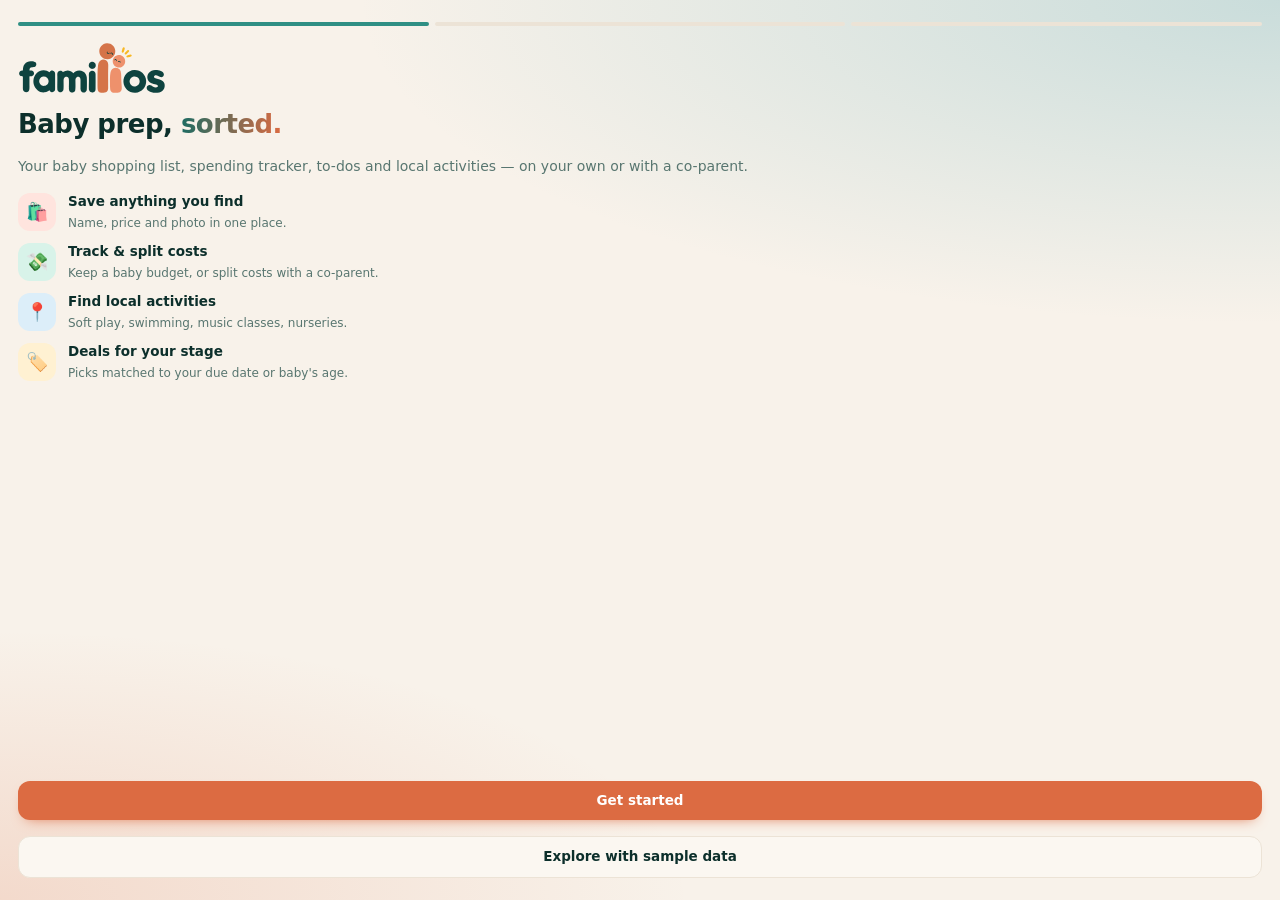
<file: extension/sidepanel.html>
<!DOCTYPE html>
<html lang="en">
<head>
  <meta charset="UTF-8">
  <meta name="viewport" content="width=device-width, initial-scale=1.0">
  <title>Famillos</title>
  <link rel="stylesheet" href="sidepanel.css">
</head>
<body>
  <!-- Icon sprite (stroke icons, 24px grid) -->
  <svg width="0" height="0" style="position:absolute" aria-hidden="true">
    <defs>
      <symbol id="i-clip" viewBox="0 0 24 24"><path d="M19 21l-7-4-7 4V5a2 2 0 0 1 2-2h10a2 2 0 0 1 2 2z"/><path d="M12 7v6M9 10h6"/></symbol>
      <symbol id="i-list" viewBox="0 0 24 24"><path d="M9 6h11M9 12h11M9 18h11"/><path d="m3.5 6 1 1 2-2M3.5 12l1 1 2-2M3.5 18l1 1 2-2"/></symbol>
      <symbol id="i-tag" viewBox="0 0 24 24"><path d="M20.6 13.4l-7.2 7.2a2 2 0 0 1-2.8 0L3 13V3h10l7.6 7.6a2 2 0 0 1 0 2.8z"/><circle cx="7.5" cy="7.5" r="1.5"/></symbol>
      <symbol id="i-wallet" viewBox="0 0 24 24"><path d="M19 7V5a2 2 0 0 0-2-2H5a2 2 0 0 0-2 2v14a2 2 0 0 0 2 2h14a2 2 0 0 0 2-2V9a2 2 0 0 0-2-2H5"/><path d="M16 14h.01"/></symbol>
      <symbol id="i-check" viewBox="0 0 24 24"><path d="m5 12.5 4.5 4.5L19 7.5"/></symbol>
      <symbol id="i-tasks" viewBox="0 0 24 24"><rect x="3" y="3" width="18" height="18" rx="5"/><path d="m8 12 3 3 5-6"/></symbol>
      <symbol id="i-settings" viewBox="0 0 24 24"><path d="M4 7h9M17 7h3M4 17h3M11 17h9"/><circle cx="15" cy="7" r="2"/><circle cx="9" cy="17" r="2"/></symbol>
      <symbol id="i-plus" viewBox="0 0 24 24"><path d="M12 5v14M5 12h14"/></symbol>
      <symbol id="i-x" viewBox="0 0 24 24"><path d="M6 6l12 12M18 6 6 18"/></symbol>
      <symbol id="i-trash" viewBox="0 0 24 24"><path d="M4 7h16M10 11v6M14 11v6M6 7l1 12a2 2 0 0 0 2 2h6a2 2 0 0 0 2-2l1-12M9 7V4h6v3"/></symbol>
      <symbol id="i-external" viewBox="0 0 24 24"><path d="M14 4h6v6M20 4l-9 9M18 14v5a1 1 0 0 1-1 1H5a1 1 0 0 1-1-1V7a1 1 0 0 1 1-1h5"/></symbol>
      <symbol id="i-copy" viewBox="0 0 24 24"><rect x="8" y="8" width="12" height="12" rx="2"/><path d="M16 8V5a1 1 0 0 0-1-1H5a1 1 0 0 0-1 1v10a1 1 0 0 0 1 1h3"/></symbol>
      <symbol id="i-bell" viewBox="0 0 24 24"><path d="M6 8a6 6 0 1 1 12 0c0 7 3 9 3 9H3s3-2 3-9M10.3 21a1.9 1.9 0 0 0 3.4 0"/></symbol>
      <symbol id="i-cloud" viewBox="0 0 24 24"><path d="M17.5 19H7a5 5 0 1 1 1.4-9.8A6 6 0 0 1 20 11.5a4 4 0 0 1-2.5 7.5z"/></symbol>
      <symbol id="i-share" viewBox="0 0 24 24"><circle cx="18" cy="5" r="2.5"/><circle cx="6" cy="12" r="2.5"/><circle cx="18" cy="19" r="2.5"/><path d="m8.2 10.8 7.6-4.4M8.2 13.2l7.6 4.4"/></symbol>
      <symbol id="i-refresh" viewBox="0 0 24 24"><path d="M20 11a8 8 0 1 0-2.3 5.7M20 4v7h-7"/></symbol>
      <symbol id="i-sparkle" viewBox="0 0 24 24"><path d="M12 3l1.8 5.2L19 10l-5.2 1.8L12 17l-1.8-5.2L5 10l5.2-1.8zM19 16l.7 2.3L22 19l-2.3.7L19 22l-.7-2.3L16 19l2.3-.7z"/></symbol>
      <symbol id="i-down" viewBox="0 0 24 24"><path d="M12 5v14M6 13l6 6 6-6"/></symbol>
      <symbol id="i-lock" viewBox="0 0 24 24"><rect x="4" y="10" width="16" height="11" rx="2"/><path d="M8 10V7a4 4 0 0 1 8 0v3"/></symbol>
      <symbol id="i-receipt" viewBox="0 0 24 24"><path d="M5 3h14v18l-3-2-2 2-2-2-2 2-2-2-3 2zM9 8h6M9 12h6"/></symbol>
      <symbol id="i-pin" viewBox="0 0 24 24"><path d="M12 21s-7-6.2-7-11.5a7 7 0 0 1 14 0C19 14.8 12 21 12 21z"/><circle cx="12" cy="9.5" r="2.5"/></symbol>
      <symbol id="i-star" viewBox="0 0 24 24"><path d="m12 3.5 2.6 5.3 5.9.9-4.3 4.1 1 5.8L12 16.9l-5.2 2.7 1-5.8-4.3-4.1 5.9-.9z"/></symbol>
      <symbol id="i-map" viewBox="0 0 24 24"><path d="M9 4 3 6v14l6-2 6 2 6-2V4l-6 2-6-2zM9 4v14M15 6v14"/></symbol>
      <symbol id="i-globe" viewBox="0 0 24 24"><circle cx="12" cy="12" r="9"/><path d="M3 12h18M12 3a14 14 0 0 1 0 18M12 3a14 14 0 0 0 0 18"/></symbol>
      <symbol id="i-phone" viewBox="0 0 24 24"><path d="M5 4h4l2 5-2.5 1.5a11 11 0 0 0 5 5L15 13l5 2v4a2 2 0 0 1-2 2A16 16 0 0 1 3 6a2 2 0 0 1 2-2"/></symbol>
      <symbol id="i-chat" viewBox="0 0 24 24"><path d="M21 12a8 8 0 0 1-11.6 7.1L4 20l1-4.6A8 8 0 1 1 21 12z"/></symbol>
      <symbol id="i-mail" viewBox="0 0 24 24"><rect x="3" y="5" width="18" height="14" rx="2"/><path d="m3 7 9 6 9-6"/></symbol>
      <symbol id="i-edit" viewBox="0 0 24 24"><path d="M4 20h4L19 9l-4-4L4 16v4zM14 6l4 4"/></symbol>
    </defs>
  </svg>

  <div id="app"></div>
  <div id="sheet"></div>
  <div id="toast" role="status" aria-live="polite"></div>

  <script type="module" src="sidepanel.js"></script>
</body>
</html>
</file>
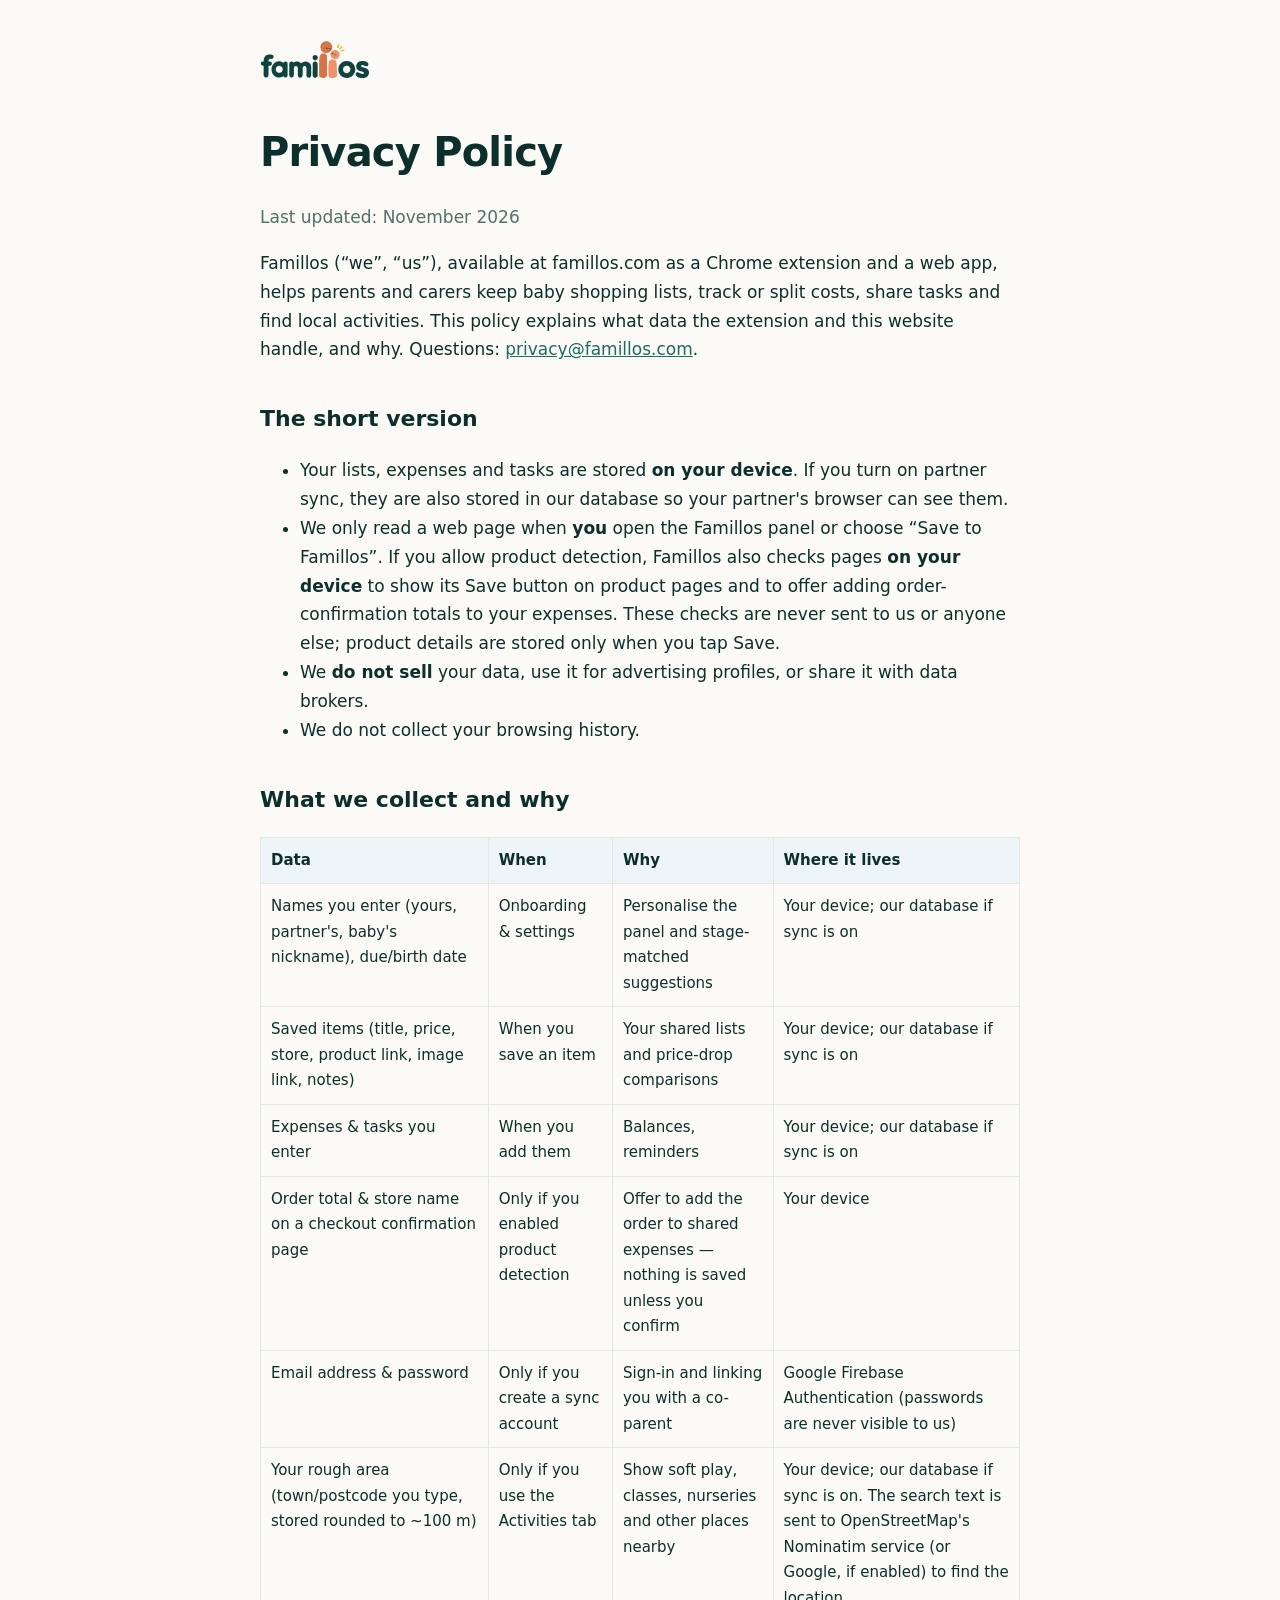
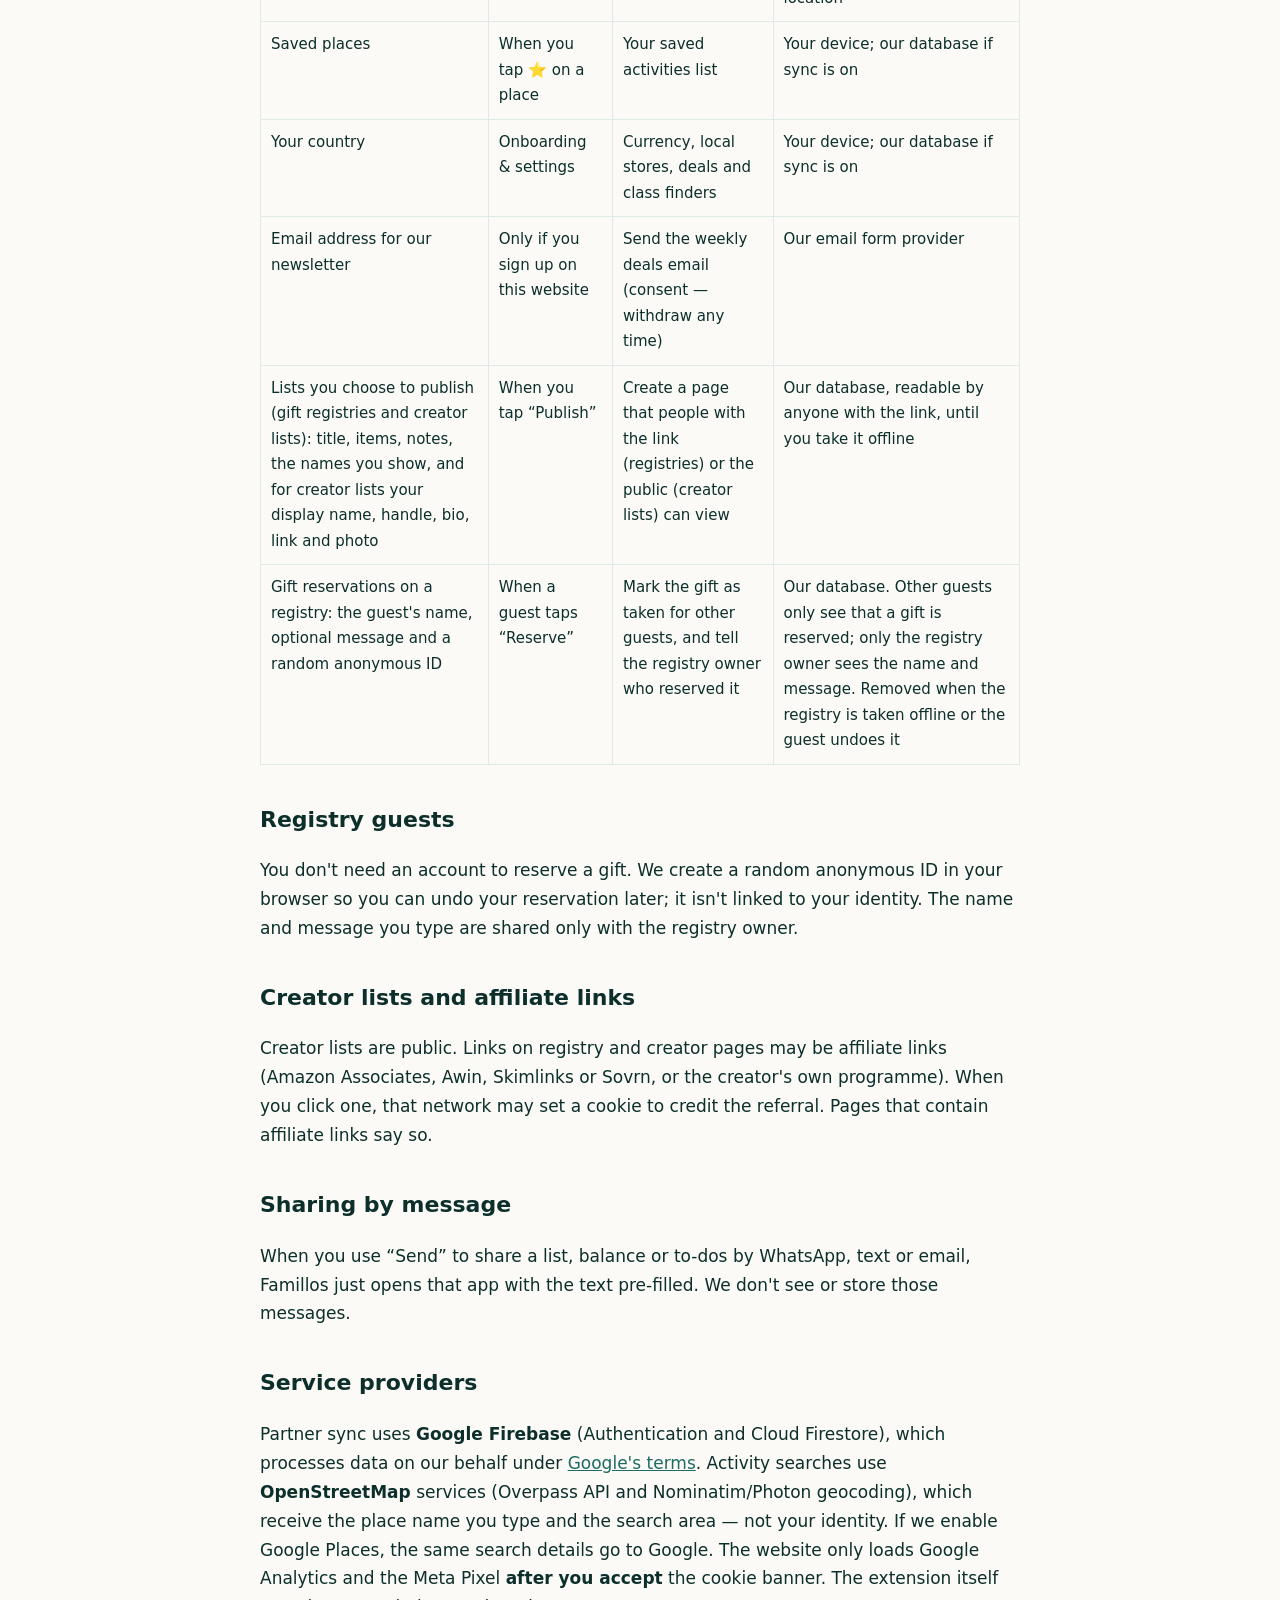
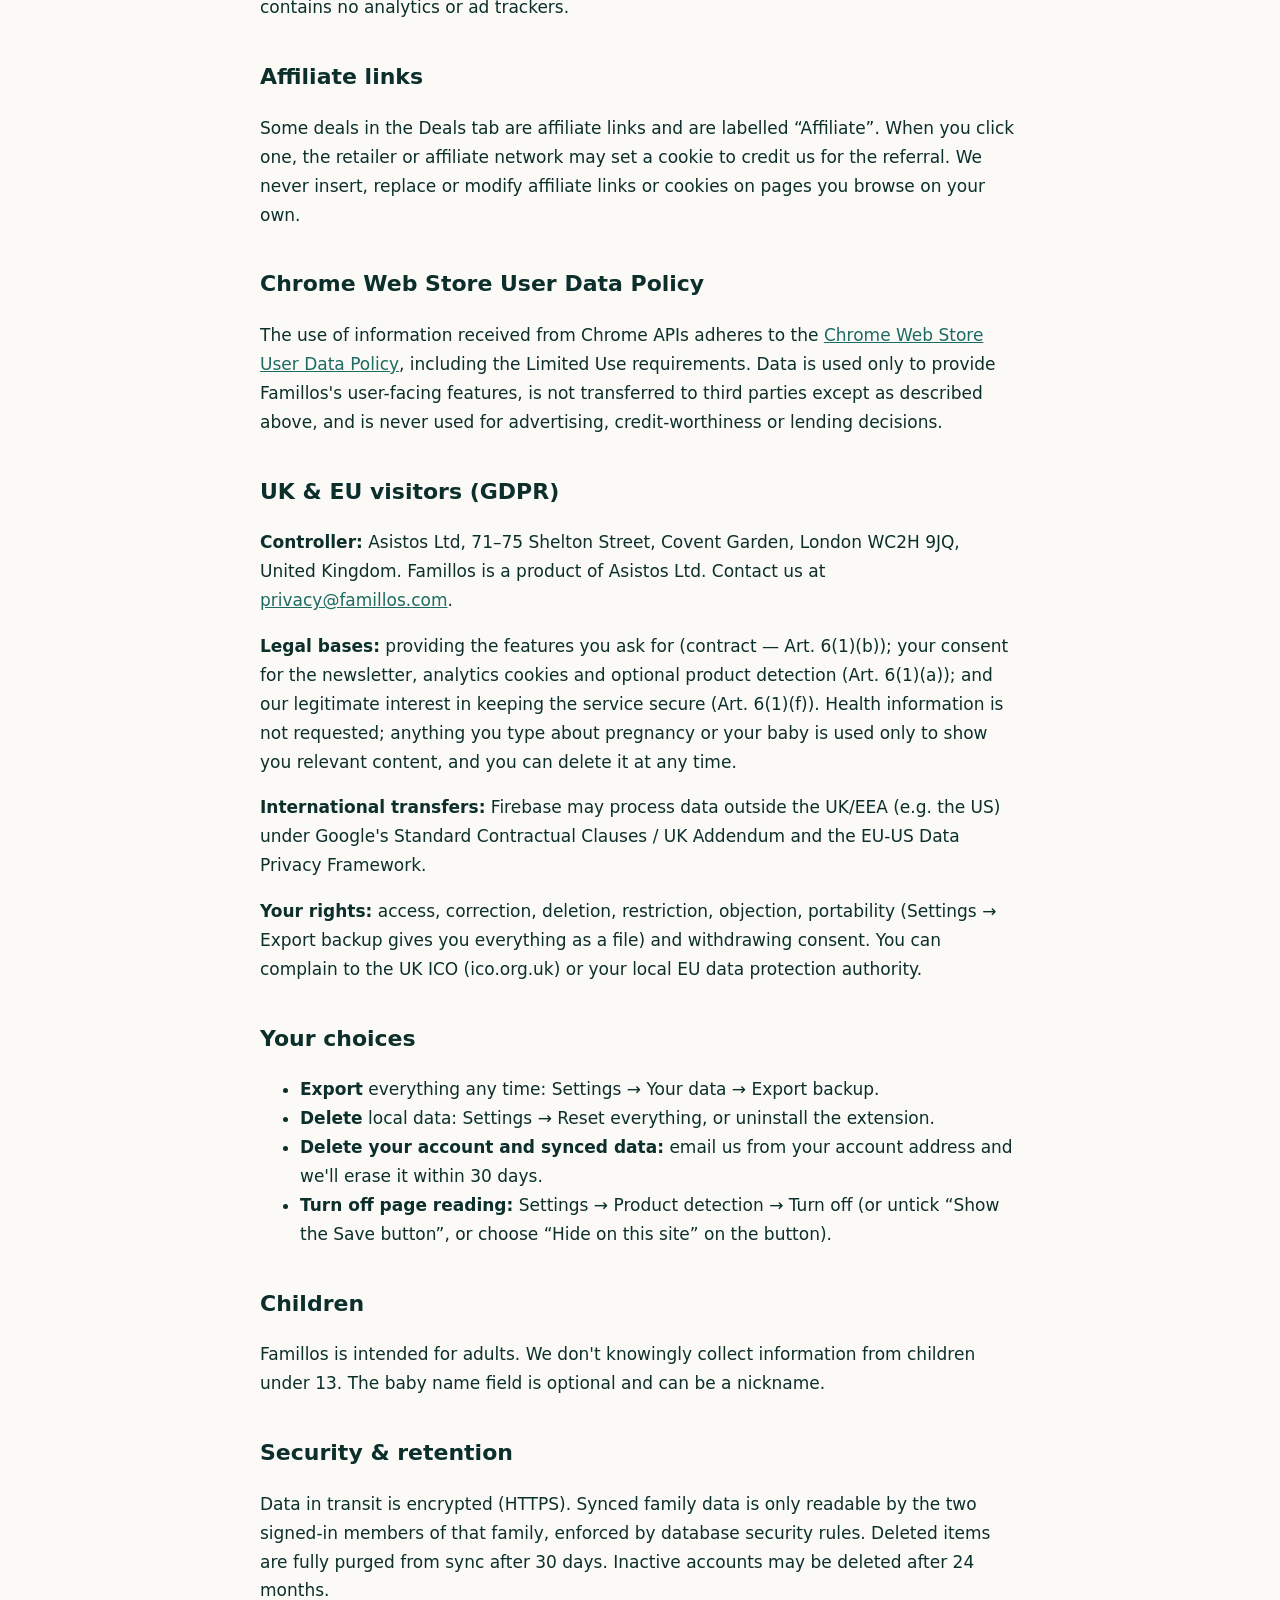
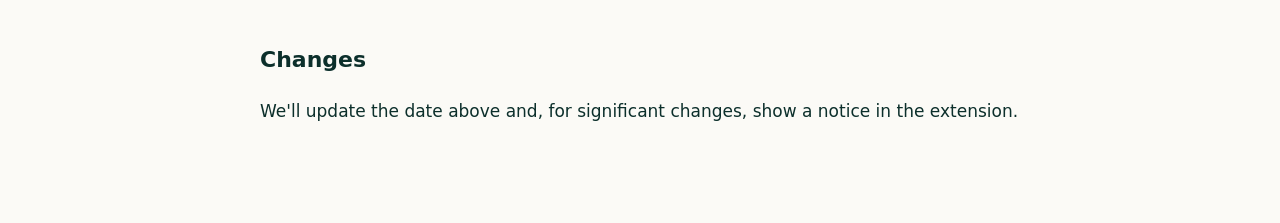
<file: website/privacy.html>
<!DOCTYPE html>
<html lang="en">
<head>
  <meta charset="UTF-8"><meta name="viewport" content="width=device-width, initial-scale=1">
  <title>Privacy Policy — Famillos</title>
  <link rel="icon" href="assets/favicon.png">
  <link rel="canonical" href="https://famillos.com/privacy.html">
  <style>
    body { font: 17px/1.7 system-ui, -apple-system, "Segoe UI", sans-serif; color: #0c2f2b; background: #fbfaf6; margin: 0; }
    main { max-width: 760px; margin: 0 auto; padding: 40px 20px 80px; }
    a { color: #1d6b62; }
    h1 { font-size: 40px; letter-spacing: -.02em; margin: 30px 0 4px; }
    h2 { font-size: 22px; margin-top: 36px; }
    .muted { color: #52706b; }
    table { border-collapse: collapse; width: 100%; font-size: 15px; margin-top: 10px; }
    td, th { border: 1px solid #dfeae6; padding: 10px; text-align: left; vertical-align: top; }
    th { background: #eef5f6; }
    .back { display: inline-flex; gap: 8px; align-items: center; text-decoration: none; font-weight: 700; }
  </style>
</head>
<body>
<main>
  <a class="back" href="./" aria-label="Famillos home"><img src="assets/wordmark.svg" width="110" height="39" alt="famillos"></a>
  <h1>Privacy Policy</h1>
  <p class="muted">Last updated: <!-- UPDATE ON EACH CHANGE -->November 2026</p>

  <p>Famillos (“we”, “us”), available at famillos.com as a Chrome extension and a web app, helps parents and carers keep baby shopping lists, track or split costs, share tasks and find local activities. This policy explains what data the extension and this website handle, and why. Questions: <a href="mailto:privacy@famillos.com">privacy@famillos.com</a>.</p>

  <h2>The short version</h2>
  <ul>
    <li>Your lists, expenses and tasks are stored <strong>on your device</strong>. If you turn on partner sync, they are also stored in our database so your partner's browser can see them.</li>
    <li>We only read a web page when <strong>you</strong> open the Famillos panel or choose “Save to Famillos”. If you allow product detection, Famillos also checks pages <strong>on your device</strong> to show its Save button on product pages and to offer adding order-confirmation totals to your expenses. These checks are never sent to us or anyone else; product details are stored only when you tap Save.</li>
    <li>We <strong>do not sell</strong> your data, use it for advertising profiles, or share it with data brokers.</li>
    <li>We do not collect your browsing history.</li>
  </ul>

  <h2>What we collect and why</h2>
  <table>
    <tr><th>Data</th><th>When</th><th>Why</th><th>Where it lives</th></tr>
    <tr><td>Names you enter (yours, partner's, baby's nickname), due/birth date</td><td>Onboarding &amp; settings</td><td>Personalise the panel and stage-matched suggestions</td><td>Your device; our database if sync is on</td></tr>
    <tr><td>Saved items (title, price, store, product link, image link, notes)</td><td>When you save an item</td><td>Your shared lists and price-drop comparisons</td><td>Your device; our database if sync is on</td></tr>
    <tr><td>Expenses &amp; tasks you enter</td><td>When you add them</td><td>Balances, reminders</td><td>Your device; our database if sync is on</td></tr>
    <tr><td>Order total &amp; store name on a checkout confirmation page</td><td>Only if you enabled product detection</td><td>Offer to add the order to shared expenses — nothing is saved unless you confirm</td><td>Your device</td></tr>
    <tr><td>Email address &amp; password</td><td>Only if you create a sync account</td><td>Sign-in and linking you with a co-parent</td><td>Google Firebase Authentication (passwords are never visible to us)</td></tr>
    <tr><td>Your rough area (town/postcode you type, stored rounded to ~100 m)</td><td>Only if you use the Activities tab</td><td>Show soft play, classes, nurseries and other places nearby</td><td>Your device; our database if sync is on. The search text is sent to OpenStreetMap's Nominatim service (or Google, if enabled) to find the location</td></tr>
    <tr><td>Saved places</td><td>When you tap ⭐ on a place</td><td>Your saved activities list</td><td>Your device; our database if sync is on</td></tr>
    <tr><td>Your country</td><td>Onboarding &amp; settings</td><td>Currency, local stores, deals and class finders</td><td>Your device; our database if sync is on</td></tr>
    <tr><td>Email address for our newsletter</td><td>Only if you sign up on this website</td><td>Send the weekly deals email (consent — withdraw any time)</td><td>Our email form provider</td></tr>
    <tr><td>Lists you choose to publish (gift registries and creator lists): title, items, notes, the names you show, and for creator lists your display name, handle, bio, link and photo</td><td>When you tap “Publish”</td><td>Create a page that people with the link (registries) or the public (creator lists) can view</td><td>Our database, readable by anyone with the link, until you take it offline</td></tr>
    <tr><td>Gift reservations on a registry: the guest's name, optional message and a random anonymous ID</td><td>When a guest taps “Reserve”</td><td>Mark the gift as taken for other guests, and tell the registry owner who reserved it</td><td>Our database. Other guests only see that a gift is reserved; only the registry owner sees the name and message. Removed when the registry is taken offline or the guest undoes it</td></tr>
  </table>

  <h2>Registry guests</h2>
  <p>You don't need an account to reserve a gift. We create a random anonymous ID in your browser so you can undo your reservation later; it isn't linked to your identity. The name and message you type are shared only with the registry owner.</p>

  <h2>Creator lists and affiliate links</h2>
  <p>Creator lists are public. Links on registry and creator pages may be affiliate links (Amazon Associates, Awin, Skimlinks or Sovrn, or the creator's own programme). When you click one, that network may set a cookie to credit the referral. Pages that contain affiliate links say so.</p>

  <h2>Sharing by message</h2>
  <p>When you use “Send” to share a list, balance or to-dos by WhatsApp, text or email, Famillos just opens that app with the text pre-filled. We don't see or store those messages.</p>

  <h2>Service providers</h2>
  <p>Partner sync uses <strong>Google Firebase</strong> (Authentication and Cloud Firestore), which processes data on our behalf under <a href="https://firebase.google.com/support/privacy" target="_blank" rel="noopener">Google's terms</a>. Activity searches use <strong>OpenStreetMap</strong> services (Overpass API and Nominatim/Photon geocoding), which receive the place name you type and the search area — not your identity. If we enable Google Places, the same search details go to Google. The website only loads Google Analytics and the Meta Pixel <strong>after you accept</strong> the cookie banner. The extension itself contains no analytics or ad trackers.</p>

  <h2>Affiliate links</h2>
  <p>Some deals in the Deals tab are affiliate links and are labelled “Affiliate”. When you click one, the retailer or affiliate network may set a cookie to credit us for the referral. We never insert, replace or modify affiliate links or cookies on pages you browse on your own.</p>

  <h2>Chrome Web Store User Data Policy</h2>
  <p>The use of information received from Chrome APIs adheres to the <a href="https://developer.chrome.com/docs/webstore/program-policies/limited-use" target="_blank" rel="noopener">Chrome Web Store User Data Policy</a>, including the Limited Use requirements. Data is used only to provide Famillos's user-facing features, is not transferred to third parties except as described above, and is never used for advertising, credit-worthiness or lending decisions.</p>

  <h2>UK &amp; EU visitors (GDPR)</h2>
  <p><strong>Controller:</strong> Asistos Ltd, 71–75 Shelton Street, Covent Garden, London WC2H 9JQ, United Kingdom. Famillos is a product of Asistos Ltd. Contact us at <a href="mailto:privacy@famillos.com">privacy@famillos.com</a>.</p>
  <p><strong>Legal bases:</strong> providing the features you ask for (contract — Art. 6(1)(b)); your consent for the newsletter, analytics cookies and optional product detection (Art. 6(1)(a)); and our legitimate interest in keeping the service secure (Art. 6(1)(f)). Health information is not requested; anything you type about pregnancy or your baby is used only to show you relevant content, and you can delete it at any time.</p>
  <p><strong>International transfers:</strong> Firebase may process data outside the UK/EEA (e.g. the US) under Google's Standard Contractual Clauses / UK Addendum and the EU-US Data Privacy Framework.</p>
  <p><strong>Your rights:</strong> access, correction, deletion, restriction, objection, portability (Settings → Export backup gives you everything as a file) and withdrawing consent. You can complain to the UK ICO (ico.org.uk) or your local EU data protection authority.</p>

  <h2>Your choices</h2>
  <ul>
    <li><strong>Export</strong> everything any time: Settings → Your data → Export backup.</li>
    <li><strong>Delete</strong> local data: Settings → Reset everything, or uninstall the extension.</li>
    <li><strong>Delete your account and synced data:</strong> email us from your account address and we'll erase it within 30 days.</li>
    <li><strong>Turn off page reading:</strong> Settings → Product detection → Turn off (or untick “Show the Save button”, or choose “Hide on this site” on the button).</li>
  </ul>

  <h2>Children</h2>
  <p>Famillos is intended for adults. We don't knowingly collect information from children under 13. The baby name field is optional and can be a nickname.</p>

  <h2>Security &amp; retention</h2>
  <p>Data in transit is encrypted (HTTPS). Synced family data is only readable by the two signed-in members of that family, enforced by database security rules. Deleted items are fully purged from sync after 30 days. Inactive accounts may be deleted after 24 months.</p>

  <h2>Changes</h2>
  <p>We'll update the date above and, for significant changes, show a notice in the extension.</p>
</main>

</body>
</html>
</file>
<file: extension/sidepanel.css>
/* Famillos side panel — brand palette: deep teal, coral, warm cream; a playful accent per tab */
:root {
  --bg: #f8f2ea;
  --surface: #ffffff;
  --surface-2: #fbf7f1;
  --ink: #0c2f2b;
  --muted: #587670;
  --faint: #8aa39e;
  --line: #ece3d6;

  --teal-900: #0e433f;
  --teal: #1d6b62;
  --teal-2: #2f8f84;
  --sage: #86bcb5;
  --sky: #73b5bf;

  --coral: #dc6b42;
  --sun: #f8b823;
  --mint: #16a67a;
  --lilac: #7d6bf0;
  --pink: #ef5d97;
  --red: #e5484d;

  --accent: var(--coral);
  --accent-soft: color-mix(in srgb, var(--accent) 14%, var(--surface));
  --radius: 16px;
  --shadow: 0 1px 2px rgba(12, 47, 43, .05), 0 6px 18px -10px rgba(12, 47, 43, .25);
  --font: "Segoe UI Variable Display", "SF Pro Rounded", ui-rounded, system-ui, -apple-system, "Segoe UI", Roboto, sans-serif;
  color-scheme: light;
}
@media (prefers-color-scheme: dark) {
  :root {
    --bg: #0a1c1a; --surface: #112725; --surface-2: #16312e; --ink: #e6f2f4; --muted: #9ab4bd;
    --faint: #6d8a86; --line: #22403c;
    --shadow: 0 1px 2px rgba(0,0,0,.3), 0 8px 24px -12px rgba(0,0,0,.6);
    color-scheme: dark;
  }
}

/* re-derive the soft tint wherever the accent changes */
[data-view], .banner, .onboard, .sheet { --accent-soft: color-mix(in srgb, var(--accent) 14%, var(--surface)); }
[data-view="clip"]     { --accent: var(--coral); }
[data-view="lists"]    { --accent: var(--teal-2); }
[data-view="deals"]    { --accent: var(--sun); }
[data-view="money"]    { --accent: var(--mint); }
[data-view="tasks"]    { --accent: var(--lilac); }
[data-view="activities"] { --accent: var(--pink); }

* { box-sizing: border-box; margin: 0; padding: 0; }
html, body { background: var(--bg); color: var(--ink); font: 14px/1.45 var(--font); -webkit-font-smoothing: antialiased; }
body { min-width: 300px; }
button, input, select, textarea { font: inherit; color: inherit; }
button { cursor: pointer; border: 0; background: none; }
.i { width: 18px; height: 18px; fill: none; stroke: currentColor; stroke-width: 2; stroke-linecap: round; stroke-linejoin: round; flex: none; }
.i.sm { width: 15px; height: 15px; }
.hidden { display: none !important; }
:focus-visible { outline: 2.5px solid var(--accent); outline-offset: 2px; border-radius: 8px; }

.app { min-height: 100vh; display: flex; flex-direction: column; padding-bottom: 84px; }

/* ── Header ── */
.top { display: flex; align-items: center; gap: 10px; padding: 12px 14px 8px; }
.top img { width: 34px; height: 34px; border-radius: 10px; box-shadow: var(--shadow); }
.brand { flex: 1; min-width: 0; }
.brand b { display: block; font-size: 16px; letter-spacing: -.01em; }
.brand small { display: flex; align-items: center; gap: 6px; color: var(--muted); font-size: 12px; white-space: nowrap; overflow: hidden; text-overflow: ellipsis; }
.dot { width: 7px; height: 7px; border-radius: 50%; background: var(--faint); flex: none; }
.dot.ok { background: var(--mint); box-shadow: 0 0 0 3px color-mix(in srgb, var(--mint) 25%, transparent); }
.dot.busy { background: var(--sun); animation: pulse 1s infinite; }
.dot.err { background: var(--red); }
@keyframes pulse { 50% { opacity: .35; } }
.icon-btn { width: 36px; height: 36px; display: grid; place-items: center; border-radius: 12px; background: var(--surface); color: var(--muted); box-shadow: var(--shadow); transition: transform .15s, color .15s; }
.icon-btn:hover { color: var(--ink); transform: rotate(-8deg); }

/* ── Hero ── */
.hero { margin: 4px 12px 0; padding: 14px; border-radius: 20px; color: #fff; position: relative; overflow: hidden;
  background: radial-gradient(120% 140% at 100% 0%, #2f8f84 0%, transparent 55%), linear-gradient(135deg, #0e433f, #1d6b62 60%, #2f8f84); box-shadow: var(--shadow); }
.hero::after { content: ""; position: absolute; width: 130px; height: 130px; right: -40px; bottom: -60px; border-radius: 50%; background: rgba(255,255,255,.08); }
.hero-row { display: flex; align-items: center; gap: 10px; position: relative; z-index: 1; }
.hero-emoji { width: 42px; height: 42px; border-radius: 14px; background: rgba(255,255,255,.18); display: grid; place-items: center; font-size: 22px; flex: none; }
.hero h2 { font-size: 15.5px; line-height: 1.25; letter-spacing: -.01em; }
.hero p { font-size: 12px; opacity: .85; }
.bar { height: 6px; border-radius: 99px; background: rgba(255,255,255,.22); margin-top: 10px; overflow: hidden; position: relative; z-index: 1; }
.bar i { display: block; height: 100%; border-radius: inherit; background: linear-gradient(90deg, #f8b823, #ee916c); }
.stats { display: grid; grid-template-columns: repeat(3, 1fr); gap: 6px; margin-top: 12px; position: relative; z-index: 1; }
.stat { background: rgba(255,255,255,.14); border-radius: 12px; padding: 7px 8px; text-align: left; color: #fff; transition: background .15s; min-width: 0; }
.stat:hover { background: rgba(255,255,255,.24); }
.stat b { display: block; font-size: 14px; white-space: nowrap; overflow: hidden; text-overflow: ellipsis; }
.stat span { font-size: 10.5px; opacity: .85; white-space: nowrap; text-decoration: none; }
.hero-cta { color: #fff; text-decoration: underline; font-weight: 600; font-size: 12px; }

/* ── Main view ── */
main { padding: 12px; display: flex; flex-direction: column; gap: 12px; animation: rise .22s ease; }
@keyframes rise { from { opacity: 0; transform: translateY(6px); } }
.card { background: var(--surface); border-radius: var(--radius); padding: 14px; box-shadow: var(--shadow); }
.card.flat { box-shadow: none; border: 1px solid var(--line); }
.section-title { display: flex; align-items: center; justify-content: space-between; gap: 8px; font-size: 12px; font-weight: 700; text-transform: uppercase; letter-spacing: .06em; color: var(--muted); margin: 4px 2px -4px; }
.muted { color: var(--muted); }
.small { font-size: 12px; }
.row { display: flex; align-items: center; gap: 8px; }
.grow { flex: 1; min-width: 0; }
.stack { display: flex; flex-direction: column; gap: 10px; }

.banner { display: flex; gap: 10px; align-items: flex-start; padding: 10px 12px; border-radius: 12px; background: var(--accent-soft); font-size: 12.5px; }
.banner .i { color: var(--accent); margin-top: 1px; }
.banner.warn { --accent: var(--sun); }
.banner.info { --accent: var(--teal-2); }
.banner.good { --accent: var(--mint); }

/* ── Forms ── */
label.f { display: flex; flex-direction: column; gap: 4px; font-size: 11.5px; font-weight: 600; color: var(--muted); }
.input, input[type=text], input[type=number], input[type=email], input[type=password], input[type=date], select, textarea {
  width: 100%; padding: 9px 11px; border-radius: 11px; border: 1.5px solid var(--line); background: var(--surface-2); color: var(--ink);
  font-size: 13.5px; outline: none; transition: border-color .15s, background .15s; }
input:focus, select:focus, textarea:focus { border-color: var(--accent); background: var(--surface); }
textarea { resize: vertical; min-height: 40px; }
.money-in { position: relative; }
.money-in { display: block; }
.money-in::before { content: attr(data-sym); position: absolute; left: 11px; top: 50%; transform: translateY(-50%); color: var(--muted); font-size: 13.5px; }
.money-in input { padding-left: 30px; }

.btn { display: inline-flex; align-items: center; justify-content: center; gap: 7px; padding: 10px 14px; border-radius: 12px; font-weight: 650; font-size: 13.5px; transition: transform .1s, filter .15s, background .15s; white-space: nowrap; text-decoration: none; }
.btn:active { transform: scale(.97); }
.btn.primary { background: var(--accent); color: #fff; box-shadow: 0 6px 14px -8px var(--accent); }
[data-view="deals"] .btn.primary { color: #3b2600; }
.btn.primary:hover { filter: brightness(1.06); }
.btn.soft { background: var(--accent-soft); color: color-mix(in srgb, var(--accent) 75%, var(--ink)); }
.btn.ghost { background: var(--surface-2); color: var(--ink); border: 1px solid var(--line); }
.btn.block { width: 100%; }
.btn.sm { padding: 6px 10px; font-size: 12px; border-radius: 10px; }
.btn[disabled] { opacity: .5; pointer-events: none; }

.seg { display: flex; background: var(--surface-2); border: 1px solid var(--line); border-radius: 12px; padding: 3px; gap: 2px; }
.seg button { flex: 1; padding: 7px 6px; border-radius: 9px; font-size: 12.5px; font-weight: 600; color: var(--muted); white-space: nowrap; text-decoration: none; }
.seg button.on { background: var(--surface); color: var(--ink); box-shadow: 0 1px 4px rgba(12, 47, 43,.12); }

.chips { display: flex; gap: 6px; overflow-x: auto; padding: 2px; scrollbar-width: none; }
.chips::-webkit-scrollbar { display: none; }
.chip { display: inline-flex; align-items: center; gap: 5px; padding: 7px 11px; border-radius: 99px; background: var(--surface); border: 1.5px solid var(--line); font-size: 12.5px; font-weight: 600; white-space: nowrap; color: var(--ink); transition: all .15s; }
.chip.on { border-color: var(--accent); background: var(--accent-soft); }
.chip em { font-style: normal; font-size: 11px; color: var(--muted); background: var(--surface-2); border-radius: 99px; padding: 0 6px; }
.chip.add { color: var(--accent); border-style: dashed; }
.chip.suggest:hover { border-color: var(--accent); }

/* ── Clip ── */
.product { display: grid; grid-template-columns: 72px 1fr; gap: 12px; }
.thumb { width: 72px; height: 72px; border-radius: 14px; background: var(--surface-2) center/contain no-repeat; border: 1px solid var(--line); display: grid; place-items: center; font-size: 26px; overflow: hidden; }
.thumb.sm { width: 42px; height: 42px; border-radius: 11px; font-size: 18px; }
.title-in { font-weight: 650; font-size: 14px; min-height: 54px; }
.grid2 { display: grid; grid-template-columns: 1fr 1fr; gap: 8px; }
.actions { display: grid; grid-template-columns: 1fr 1fr; gap: 8px; }
.empty { text-align: center; padding: 22px 14px; color: var(--muted); }
.empty .big { font-size: 34px; display: block; margin-bottom: 6px; }
.empty b { color: var(--ink); display: block; margin-bottom: 2px; font-size: 14.5px; }
.price-drop { display: flex; align-items: center; gap: 8px; }
.pill { display: inline-flex; align-items: center; gap: 4px; padding: 2px 8px; border-radius: 99px; font-size: 11px; font-weight: 700; background: var(--surface-2); color: var(--muted); }
.pill.good { background: color-mix(in srgb, var(--mint) 16%, var(--surface)); color: var(--mint); }
.pill.bad { background: color-mix(in srgb, var(--red) 14%, var(--surface)); color: var(--red); }
.pill.aff { background: color-mix(in srgb, var(--sun) 22%, var(--surface)); color: #9a5b00; }

/* ── Lists ── */
.list-head { display: flex; align-items: center; gap: 10px; }
.list-head .emoji { font-size: 24px; }
.progress { height: 8px; border-radius: 99px; background: var(--surface-2); overflow: hidden; margin-top: 10px; }
.progress i { display: block; height: 100%; background: linear-gradient(90deg, var(--teal-2), var(--sage)); border-radius: inherit; transition: width .4s; }
.items { display: flex; flex-direction: column; }
.item { display: flex; align-items: center; gap: 10px; padding: 10px 2px; border-top: 1px solid var(--line); }
.item:first-child { border-top: 0; }
.item .t { font-weight: 600; font-size: 13.5px; line-height: 1.3; overflow: hidden; display: -webkit-box; -webkit-line-clamp: 2; -webkit-box-orient: vertical; }
.item .m { font-size: 11.5px; color: var(--muted); display: flex; gap: 6px; align-items: center; flex-wrap: wrap; margin-top: 2px; }
.item.done .t { text-decoration: line-through; color: var(--faint); }
.tick { width: 24px; height: 24px; border-radius: 8px; border: 2px solid var(--line); display: grid; place-items: center; flex: none; color: transparent; transition: all .15s; background: var(--surface); }
.tick:hover { border-color: var(--accent); }
.tick.on { background: var(--accent); border-color: var(--accent); color: #fff; }
.tick.round { border-radius: 50%; }
.row-actions { display: flex; gap: 2px; opacity: .55; transition: opacity .15s; }
.item:hover .row-actions, .exp:hover .row-actions { opacity: 1; }
.mini { width: 28px; height: 28px; border-radius: 9px; display: grid; place-items: center; color: var(--muted); }
.mini:hover { background: var(--surface-2); color: var(--ink); }
.mini.danger:hover { color: var(--red); }
.avatar { width: 20px; height: 20px; border-radius: 50%; display: inline-grid; place-items: center; font-size: 10px; font-weight: 800; color: #fff; flex: none; }
.avatar.a { background: var(--coral); }
.avatar.b { background: var(--lilac); }
.avatar.both { background: linear-gradient(135deg, var(--coral) 50%, var(--lilac) 50%); }
.quick-add { display: flex; gap: 6px; }

/* ── Deals ── */
.stage { background: linear-gradient(135deg, #fff3d6, #ffe0d1); color: #4a2a00; border-radius: 18px; padding: 14px; }
@media (prefers-color-scheme: dark) { .stage { background: linear-gradient(135deg, #3a2a10, #3b1f1a); color: #ffe2bf; } }
.stage h3 { font-size: 15px; }
.deal { display: grid; grid-template-columns: 1fr auto; gap: 8px; align-items: center; }
.deal .t { font-weight: 650; }
.store { font-size: 11px; font-weight: 700; text-transform: uppercase; letter-spacing: .05em; color: var(--muted); }
.code { font-family: ui-monospace, monospace; font-size: 12px; padding: 4px 8px; border-radius: 8px; border: 1.5px dashed var(--sun); background: color-mix(in srgb, var(--sun) 10%, var(--surface)); display: inline-flex; gap: 6px; align-items: center; }
.disclose { font-size: 11px; color: var(--faint); text-align: center; padding: 0 10px; }
.disclose a { color: inherit; }

/* ── Money ── */
.balance { border-radius: 20px; padding: 16px; color: #fff; background: linear-gradient(135deg, #0f8a66, #16a67a 55%, #4cc79a); box-shadow: var(--shadow); }
.balance.owe { background: linear-gradient(135deg, #c2410c, #dc6b42 60%, #ff9a7a); }
.balance.even { background: linear-gradient(135deg, #0e433f, #2f8f84); }
.balance .amt { font-size: 28px; font-weight: 800; letter-spacing: -.02em; line-height: 1.1; margin: 2px 0 4px; }
.balance .btn { background: rgba(255,255,255,.2); color: #fff; }
.balance .btn:hover { background: rgba(255,255,255,.3); }
.split-row { display: flex; align-items: center; gap: 10px; font-size: 12px; font-weight: 600; }
input[type=range] { flex: 1; accent-color: var(--mint); }
.exp { display: flex; align-items: center; gap: 10px; padding: 9px 2px; border-top: 1px solid var(--line); }
.exp:first-child { border-top: 0; }
.exp .cat { width: 34px; height: 34px; border-radius: 11px; background: var(--surface-2); display: grid; place-items: center; font-size: 16px; flex: none; }
.exp .amt { font-weight: 700; text-align: right; font-size: 13.5px; }
.exp .amt small { display: block; font-weight: 500; font-size: 11px; color: var(--muted); }
.month { font-size: 11px; font-weight: 700; color: var(--faint); text-transform: uppercase; letter-spacing: .06em; padding: 10px 2px 2px; }

/* ── Tasks ── */
.due { font-size: 11px; font-weight: 700; padding: 1px 7px; border-radius: 99px; background: var(--surface-2); color: var(--muted); }
.due.today { background: color-mix(in srgb, var(--sun) 25%, var(--surface)); color: #9a5b00; }
.due.late { background: color-mix(in srgb, var(--red) 15%, var(--surface)); color: var(--red); }
.bell { color: var(--lilac); }
.toggle-bell { width: 40px; flex: none; display: grid; place-items: center; border-radius: 11px; border: 1.5px solid var(--line); background: var(--surface-2); color: var(--faint); }
.toggle-bell.on { color: var(--lilac); border-color: var(--lilac); background: color-mix(in srgb, var(--lilac) 12%, var(--surface)); }

/* ── Tab bar ── */
.tabbar { position: fixed; left: 8px; right: 8px; bottom: 8px; display: grid; grid-template-columns: repeat(6, 1fr); background: color-mix(in srgb, var(--surface) 92%, transparent); backdrop-filter: blur(12px); border-radius: 20px; padding: 6px; box-shadow: 0 10px 30px -10px rgba(12, 47, 43,.35), 0 0 0 1px var(--line); z-index: 20; }
.tabbar button { display: flex; flex-direction: column; align-items: center; gap: 2px; padding: 6px 0; border-radius: 14px; font-size: 10px; letter-spacing: -.01em; min-width: 0; font-weight: 650; color: var(--faint); position: relative; transition: color .15s, background .15s; }
.tabbar button .i { width: 20px; height: 20px; }
.tabbar button.on { color: var(--tab); background: color-mix(in srgb, var(--tab) 13%, transparent); }
.tabbar button[data-tab="clip"]  { --tab: var(--coral); }
.tabbar button[data-tab="lists"] { --tab: var(--teal-2); }
.tabbar button[data-tab="deals"] { --tab: #e89a00; }
.tabbar button[data-tab="money"] { --tab: var(--mint); }
.tabbar button[data-tab="tasks"] { --tab: var(--lilac); }
.tabbar button[data-tab="activities"] { --tab: var(--pink); }
.tabbar button span:not(.badge) { max-width: 100%; overflow: hidden; text-overflow: ellipsis; white-space: nowrap; }
.badge { position: absolute; top: 2px; right: calc(50% - 20px); min-width: 16px; height: 16px; padding: 0 4px; border-radius: 99px; background: var(--coral); color: #fff; font-size: 10px; display: grid; place-items: center; }

/* ── Sheet (settings) ── */
.sheet-bg { position: fixed; inset: 0; background: rgba(8, 24, 30, .5); z-index: 40; animation: fade .2s; }
.sheet { position: fixed; left: 0; right: 0; bottom: 0; max-height: 92vh; overflow-y: auto; background: var(--bg); border-radius: 22px 22px 0 0; z-index: 41; padding: 8px 14px 24px; animation: up .25s cubic-bezier(.2,.9,.3,1.1); }
.sheet .grab { width: 40px; height: 4px; border-radius: 99px; background: var(--line); margin: 4px auto 10px; }
.sheet h2 { font-size: 18px; }
.sheet h4 { font-size: 12px; text-transform: uppercase; letter-spacing: .06em; color: var(--muted); margin: 16px 2px 6px; }
@keyframes up { from { transform: translateY(40%); opacity: .4; } }
@keyframes fade { from { opacity: 0; } }
.code-box { font-family: ui-monospace, monospace; font-size: 20px; font-weight: 700; letter-spacing: .12em; text-align: center; padding: 10px; border-radius: 12px; background: var(--surface-2); border: 1.5px dashed var(--teal-2); color: var(--teal); }
.err-text { color: var(--red); font-size: 12px; }
.link { color: var(--teal); font-weight: 600; text-decoration: none; }
.link:hover { text-decoration: underline; }

/* ── Toast ── */
#toast { position: fixed; left: 50%; bottom: 92px; transform: translate(-50%, 20px); opacity: 0; pointer-events: none; transition: all .25s; z-index: 60; background: #10303b; color: #fff; padding: 10px 12px 10px 14px; border-radius: 14px; font-size: 13px; display: flex; align-items: center; gap: 12px; box-shadow: 0 12px 30px -10px rgba(0,0,0,.5); max-width: calc(100% - 24px); }
#toast.show { opacity: 1; transform: translate(-50%, 0); pointer-events: auto; }
#toast button { color: #ffd166; font-weight: 700; }

/* ── Onboarding ── */
.onboard { min-height: 100vh; display: flex; flex-direction: column; padding: 22px 18px; gap: 16px;
  background: radial-gradient(120% 60% at 100% 0%, color-mix(in srgb, var(--sky) 35%, transparent), transparent 60%),
              radial-gradient(90% 50% at 0% 100%, color-mix(in srgb, var(--coral) 18%, transparent), transparent 60%), var(--bg); }
.onboard .logo { width: 64px; height: 64px; border-radius: 20px; box-shadow: var(--shadow); }
.onboard h1 { font-size: 26px; line-height: 1.15; letter-spacing: -.02em; }
.onboard h1 span { background: linear-gradient(90deg, var(--teal), var(--coral)); -webkit-background-clip: text; background-clip: text; color: transparent; }
.feat { display: flex; gap: 12px; align-items: center; }
.feat .fi { width: 38px; height: 38px; border-radius: 12px; display: grid; place-items: center; font-size: 18px; flex: none; }
.feat b { display: block; font-size: 13.5px; }
.feat span { font-size: 12px; color: var(--muted); }
.steps { display: flex; gap: 6px; }
.steps i { flex: 1; height: 4px; border-radius: 99px; background: var(--line); }
.steps i.on { background: var(--teal-2); }
.spacer { flex: 1; }

/* ── Activities ── */
.loc { background: var(--surface); border-radius: 14px; padding: 8px 8px 8px 12px; box-shadow: var(--shadow); font-size: 13px; }
.loc .i { color: var(--pink); vertical-align: -3px; }
.loc select { width: auto; padding: 6px 8px; font-size: 12.5px; }
.map { border-radius: 16px; overflow: hidden; box-shadow: var(--shadow); height: 190px; background: var(--surface-2); }
.map iframe { width: 100%; height: 100%; border: 0; display: block; }
.place { display: flex; gap: 10px; padding: 12px 0; border-top: 1px solid var(--line); align-items: flex-start; }
.place:first-child { border-top: 0; }
.place .grow { cursor: pointer; }
.place .t { font-weight: 650; font-size: 13.5px; line-height: 1.3; }
.place .m { font-size: 11.5px; color: var(--muted); display: flex; gap: 5px; flex-wrap: wrap; margin-top: 2px; }
.place.sel .t { color: var(--pink); }
.cat-ico { width: 34px; height: 34px; border-radius: 11px; background: color-mix(in srgb, var(--pink) 12%, var(--surface)); display: grid; place-items: center; font-size: 16px; flex: none; }
.facts { display: flex; flex-wrap: wrap; gap: 4px; margin-top: 6px; }
.place-actions { display: flex; flex-wrap: wrap; gap: 5px; margin-top: 8px; }
.place-actions .btn { padding: 5px 9px; font-size: 11.5px; }
.star { color: var(--faint); }
.star.on { color: var(--sun); }
.star.on .i { fill: var(--sun); }

/* ── Share sheet ── */
.share-grid { display: grid; grid-template-columns: 1fr 1fr; gap: 8px; margin-top: 10px; }
.share-wa { background: #25d366; color: #fff; }
button.link { background: none; padding: 0; font: inherit; color: var(--teal); font-weight: 600; cursor: pointer; }

/* ── Solo spending bars ── */
.catbars { display: grid; gap: 6px; margin-top: 12px; }
.cb { display: grid; grid-template-columns: 1fr 1.3fr auto; gap: 8px; align-items: center; font-size: 12px; }
.cb i { height: 6px; border-radius: 99px; background: rgba(255,255,255,.75); display: block; }
.cb b { font-size: 12px; }

/* ── Brand wordmark ── */
.wordmark, .wordmark-lg { font-family: "Fredoka", ui-rounded, "SF Pro Rounded", "Nunito", "Segoe UI Variable Display", system-ui, sans-serif; font-weight: 650; letter-spacing: -.01em; color: var(--teal-900); }
@media (prefers-color-scheme: dark) { .wordmark, .wordmark-lg { color: var(--ink); } }
.brand b.wordmark { font-size: 18px; }
.top .brand img.wm { display: block; height: 24px; width: auto; margin-bottom: 3px; border-radius: 0; box-shadow: none; }
.onboard img.wm-lg { display: block; height: 52px; width: auto; }
.wordmark-lg { font-size: 22px; background: none !important; -webkit-background-clip: initial !important; color: var(--teal-900) !important; }

/* ── Registry & creator lists ── */
.vis-row { display: flex; align-items: center; gap: 8px; margin-top: 10px; flex-wrap: wrap; }
.vis-pill { display: inline-flex; align-items: center; gap: 5px; padding: 6px 10px; border-radius: 99px; font-size: 12px; font-weight: 700; background: var(--surface-2); border: 1.5px solid var(--line); color: var(--muted); }
.vis-pill .i { width: 13px; height: 13px; }
.vis-pill.registry { background: color-mix(in srgb, var(--coral) 12%, var(--surface)); border-color: color-mix(in srgb, var(--coral) 45%, transparent); color: #c2410c; }
.vis-pill.creator { background: color-mix(in srgb, var(--sun) 18%, var(--surface)); border-color: color-mix(in srgb, var(--sun) 55%, transparent); color: #9a5b00; }
.link-row { display: flex; align-items: center; gap: 4px; margin-top: 8px; padding: 6px 6px 6px 10px; border-radius: 10px; background: var(--surface-2); font-size: 12px; min-width: 0; }
.link-row .link { overflow: hidden; text-overflow: ellipsis; white-space: nowrap; }
.pill.gift { background: color-mix(in srgb, var(--coral) 14%, var(--surface)); color: #c2410c; }
ul.how { margin: 0 0 4px 18px; font-size: 12.5px; color: var(--muted); display: grid; gap: 4px; }
label.check { display: flex; gap: 8px; align-items: flex-start; font-size: 13px; font-weight: 600; cursor: pointer; }
label.check input { width: 18px; height: 18px; accent-color: var(--coral); margin-top: 1px; flex: none; }
.creator-head { display: flex; gap: 12px; align-items: center; }
.avatar-pick { width: 72px; height: 72px; border-radius: 50%; overflow: hidden; flex: none; cursor: pointer; background: linear-gradient(135deg, var(--coral), var(--sun)); display: grid; place-items: center; color: #fff; font-size: 28px; font-weight: 800; box-shadow: 0 0 0 3px var(--surface), 0 0 0 5px var(--line); }
.avatar-pick img { width: 100%; height: 100%; object-fit: cover; }
.danger-btn { background: color-mix(in srgb, var(--red) 10%, var(--surface)); color: var(--red); }
</file>
